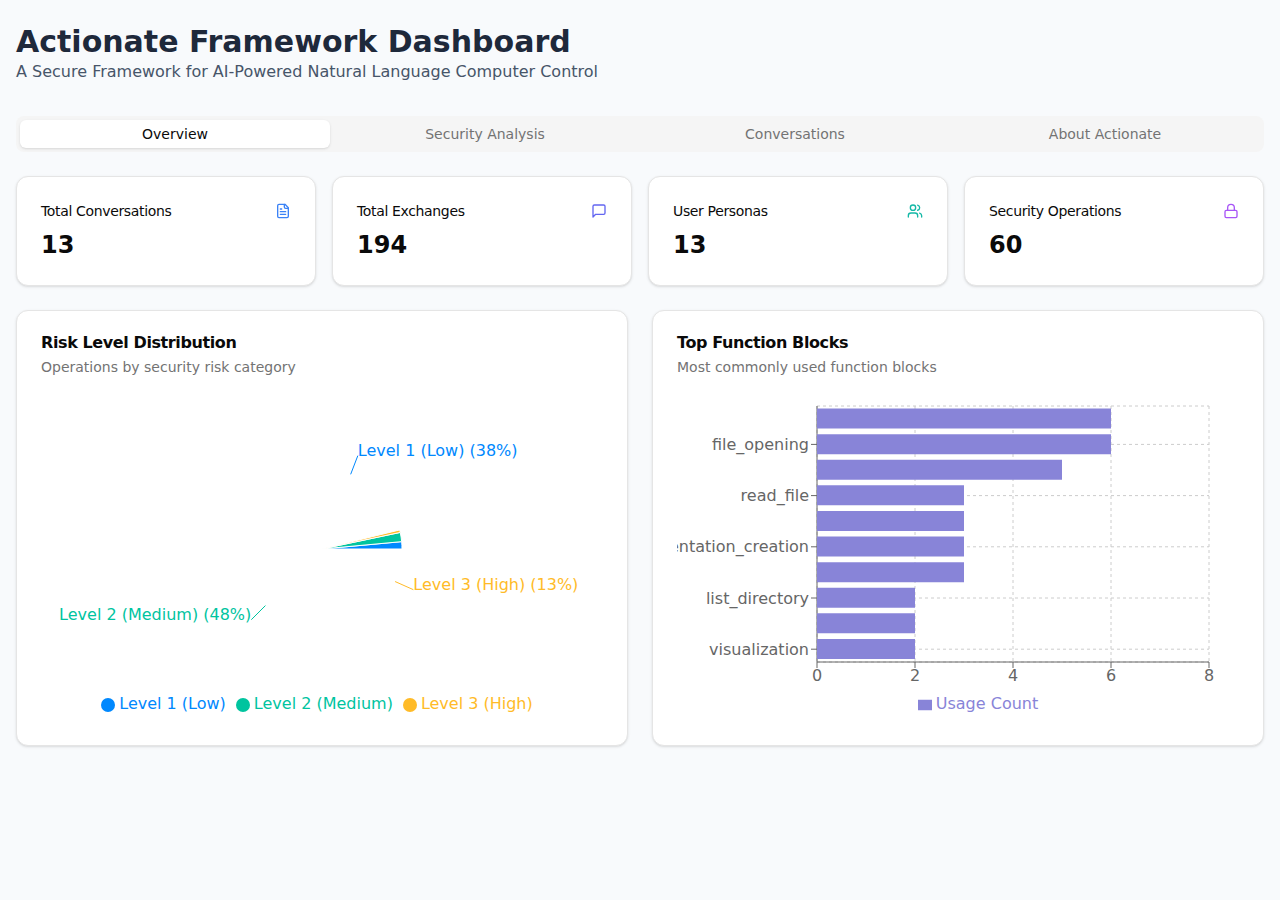
<file: index.html>
<!DOCTYPE html><html id="__next_error__"><head><meta charSet="utf-8"/><meta name="viewport" content="width=device-width, initial-scale=1"/><link rel="preload" as="script" fetchPriority="low" href="/_next/static/chunks/webpack-baa4f9aed9ea3841.js"/><script src="/_next/static/chunks/4bd1b696-245866c2f67b47ca.js" async=""></script><script src="/_next/static/chunks/517-ccdc6c1a555c583d.js" async=""></script><script src="/_next/static/chunks/main-app-e05286c364bb865d.js" async=""></script><title>Create Next App</title><meta name="description" content="Generated by create next app"/><link rel="icon" href="/favicon.ico" type="image/x-icon" sizes="16x16"/><script src="/_next/static/chunks/polyfills-42372ed130431b0a.js" noModule=""></script></head><body><script src="/_next/static/chunks/webpack-baa4f9aed9ea3841.js" async=""></script><script>(self.__next_f=self.__next_f||[]).push([0])</script><script>self.__next_f.push([1,"1:\"$Sreact.fragment\"\n2:I[15244,[],\"\"]\n3:I[43866,[],\"\"]\n5:I[86213,[],\"OutletBoundary\"]\n7:I[86213,[],\"MetadataBoundary\"]\n9:I[86213,[],\"ViewportBoundary\"]\nb:I[34835,[],\"\"]\n:HL[\"/_next/static/css/1cf6bd3bbd6d8630.css\",\"style\"]\n"])</script><script>self.__next_f.push([1,"0:{\"P\":null,\"b\":\"nDk0Qxh16AMBaratkgb3Y\",\"p\":\"\",\"c\":[\"\",\"\"],\"i\":false,\"f\":[[[\"\",{\"children\":[\"__PAGE__\",{}]},\"$undefined\",\"$undefined\",true],[\"\",[\"$\",\"$1\",\"c\",{\"children\":[[[\"$\",\"link\",\"0\",{\"rel\":\"stylesheet\",\"href\":\"/_next/static/css/1cf6bd3bbd6d8630.css\",\"precedence\":\"next\",\"crossOrigin\":\"$undefined\",\"nonce\":\"$undefined\"}]],[\"$\",\"html\",null,{\"lang\":\"en\",\"children\":[\"$\",\"body\",null,{\"className\":\"__variable_4d318d __variable_ea5f4b antialiased\",\"children\":[\"$\",\"$L2\",null,{\"parallelRouterKey\":\"children\",\"segmentPath\":[\"children\"],\"error\":\"$undefined\",\"errorStyles\":\"$undefined\",\"errorScripts\":\"$undefined\",\"template\":[\"$\",\"$L3\",null,{}],\"templateStyles\":\"$undefined\",\"templateScripts\":\"$undefined\",\"notFound\":[[],[[\"$\",\"title\",null,{\"children\":\"404: This page could not be found.\"}],[\"$\",\"div\",null,{\"style\":{\"fontFamily\":\"system-ui,\\\"Segoe UI\\\",Roboto,Helvetica,Arial,sans-serif,\\\"Apple Color Emoji\\\",\\\"Segoe UI Emoji\\\"\",\"height\":\"100vh\",\"textAlign\":\"center\",\"display\":\"flex\",\"flexDirection\":\"column\",\"alignItems\":\"center\",\"justifyContent\":\"center\"},\"children\":[\"$\",\"div\",null,{\"children\":[[\"$\",\"style\",null,{\"dangerouslySetInnerHTML\":{\"__html\":\"body{color:#000;background:#fff;margin:0}.next-error-h1{border-right:1px solid rgba(0,0,0,.3)}@media (prefers-color-scheme:dark){body{color:#fff;background:#000}.next-error-h1{border-right:1px solid rgba(255,255,255,.3)}}\"}}],[\"$\",\"h1\",null,{\"className\":\"next-error-h1\",\"style\":{\"display\":\"inline-block\",\"margin\":\"0 20px 0 0\",\"padding\":\"0 23px 0 0\",\"fontSize\":24,\"fontWeight\":500,\"verticalAlign\":\"top\",\"lineHeight\":\"49px\"},\"children\":404}],[\"$\",\"div\",null,{\"style\":{\"display\":\"inline-block\"},\"children\":[\"$\",\"h2\",null,{\"style\":{\"fontSize\":14,\"fontWeight\":400,\"lineHeight\":\"49px\",\"margin\":0},\"children\":\"This page could not be found.\"}]}]]}]}]]],\"forbidden\":\"$undefined\",\"unauthorized\":\"$undefined\"}]}]}]]}],{\"children\":[\"__PAGE__\",[\"$\",\"$1\",\"c\",{\"children\":[\"$L4\",null,[\"$\",\"$L5\",null,{\"children\":\"$L6\"}]]}],{},null,false]},null,false],[\"$\",\"$1\",\"h\",{\"children\":[null,[\"$\",\"$1\",\"4eIVtvGQLLSw1a5IaqH_Q\",{\"children\":[[\"$\",\"$L7\",null,{\"children\":\"$L8\"}],[\"$\",\"$L9\",null,{\"children\":\"$La\"}],null]}]]}],false]],\"m\":\"$undefined\",\"G\":[\"$b\",\"$undefined\"],\"s\":false,\"S\":true}\n"])</script><script>self.__next_f.push([1,"4:E{\"digest\":\"NEXT_REDIRECT;replace;/dashboard;307;\"}\n"])</script><script>self.__next_f.push([1,"a:[[\"$\",\"meta\",\"0\",{\"name\":\"viewport\",\"content\":\"width=device-width, initial-scale=1\"}]]\n8:[[\"$\",\"meta\",\"0\",{\"charSet\":\"utf-8\"}],[\"$\",\"title\",\"1\",{\"children\":\"Create Next App\"}],[\"$\",\"meta\",\"2\",{\"name\":\"description\",\"content\":\"Generated by create next app\"}],[\"$\",\"link\",\"3\",{\"rel\":\"icon\",\"href\":\"/favicon.ico\",\"type\":\"image/x-icon\",\"sizes\":\"16x16\"}]]\n"])</script><script>self.__next_f.push([1,"6:null\n"])</script></body></html>
</file>
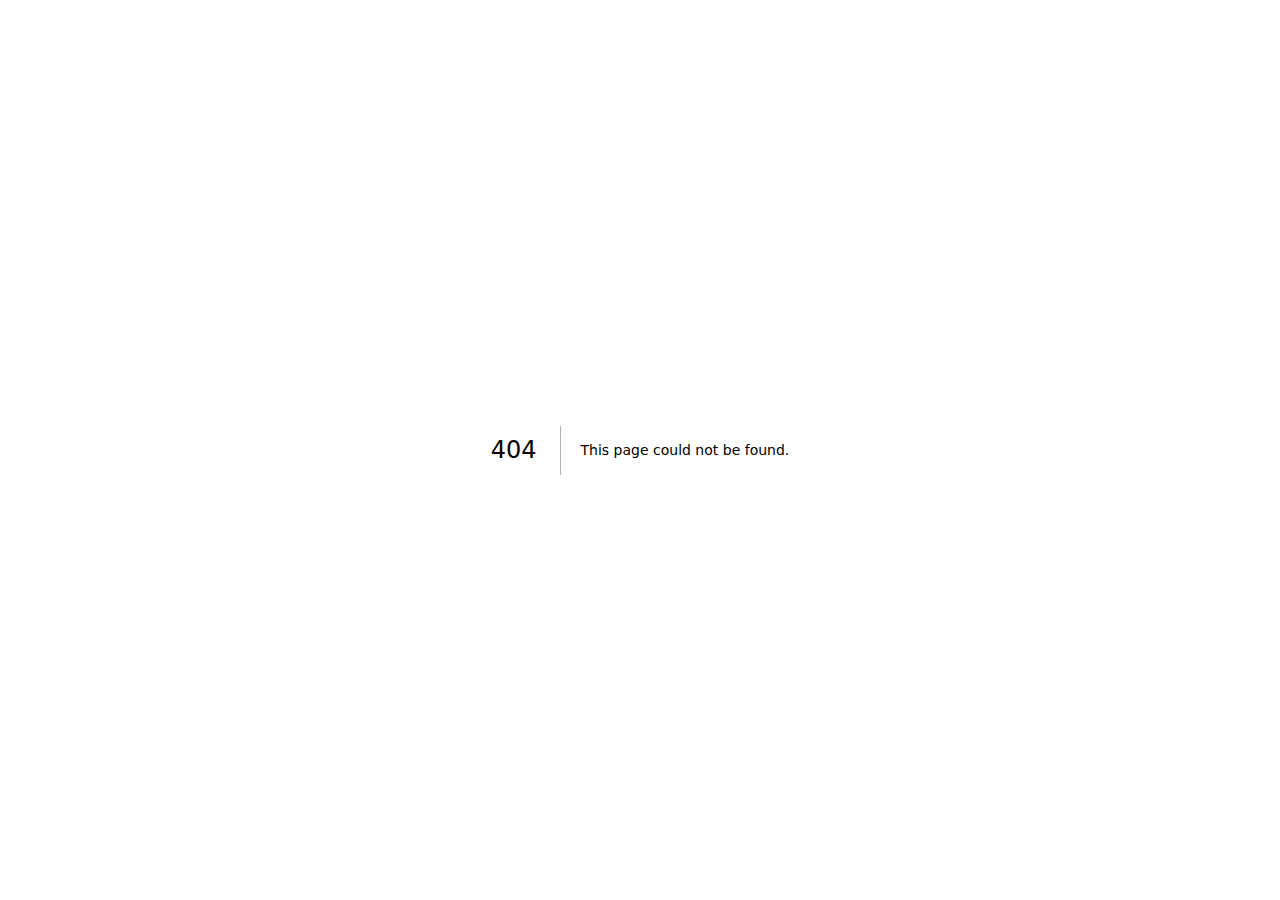
<file: 404/index.html>
<!DOCTYPE html><html lang="en"><head><meta charSet="utf-8"/><meta name="viewport" content="width=device-width, initial-scale=1"/><link rel="stylesheet" href="/_next/static/css/1cf6bd3bbd6d8630.css" data-precedence="next"/><link rel="preload" as="script" fetchPriority="low" href="/_next/static/chunks/webpack-baa4f9aed9ea3841.js"/><script src="/_next/static/chunks/4bd1b696-245866c2f67b47ca.js" async=""></script><script src="/_next/static/chunks/517-ccdc6c1a555c583d.js" async=""></script><script src="/_next/static/chunks/main-app-e05286c364bb865d.js" async=""></script><meta name="robots" content="noindex"/><title>404: This page could not be found.</title><title>Create Next App</title><meta name="description" content="Generated by create next app"/><script src="/_next/static/chunks/polyfills-42372ed130431b0a.js" noModule=""></script></head><body class="__variable_4d318d __variable_ea5f4b antialiased"><div style="font-family:system-ui,&quot;Segoe UI&quot;,Roboto,Helvetica,Arial,sans-serif,&quot;Apple Color Emoji&quot;,&quot;Segoe UI Emoji&quot;;height:100vh;text-align:center;display:flex;flex-direction:column;align-items:center;justify-content:center"><div><style>body{color:#000;background:#fff;margin:0}.next-error-h1{border-right:1px solid rgba(0,0,0,.3)}@media (prefers-color-scheme:dark){body{color:#fff;background:#000}.next-error-h1{border-right:1px solid rgba(255,255,255,.3)}}</style><h1 class="next-error-h1" style="display:inline-block;margin:0 20px 0 0;padding:0 23px 0 0;font-size:24px;font-weight:500;vertical-align:top;line-height:49px">404</h1><div style="display:inline-block"><h2 style="font-size:14px;font-weight:400;line-height:49px;margin:0">This page could not be found.</h2></div></div></div><script src="/_next/static/chunks/webpack-baa4f9aed9ea3841.js" async=""></script><script>(self.__next_f=self.__next_f||[]).push([0])</script><script>self.__next_f.push([1,"1:\"$Sreact.fragment\"\n2:I[15244,[],\"\"]\n3:I[43866,[],\"\"]\n4:I[86213,[],\"OutletBoundary\"]\n6:I[86213,[],\"MetadataBoundary\"]\n8:I[86213,[],\"ViewportBoundary\"]\na:I[34835,[],\"\"]\n:HL[\"/_next/static/css/1cf6bd3bbd6d8630.css\",\"style\"]\n"])</script><script>self.__next_f.push([1,"0:{\"P\":null,\"b\":\"nDk0Qxh16AMBaratkgb3Y\",\"p\":\"\",\"c\":[\"\",\"_not-found\",\"\"],\"i\":false,\"f\":[[[\"\",{\"children\":[\"/_not-found\",{\"children\":[\"__PAGE__\",{}]}]},\"$undefined\",\"$undefined\",true],[\"\",[\"$\",\"$1\",\"c\",{\"children\":[[[\"$\",\"link\",\"0\",{\"rel\":\"stylesheet\",\"href\":\"/_next/static/css/1cf6bd3bbd6d8630.css\",\"precedence\":\"next\",\"crossOrigin\":\"$undefined\",\"nonce\":\"$undefined\"}]],[\"$\",\"html\",null,{\"lang\":\"en\",\"children\":[\"$\",\"body\",null,{\"className\":\"__variable_4d318d __variable_ea5f4b antialiased\",\"children\":[\"$\",\"$L2\",null,{\"parallelRouterKey\":\"children\",\"segmentPath\":[\"children\"],\"error\":\"$undefined\",\"errorStyles\":\"$undefined\",\"errorScripts\":\"$undefined\",\"template\":[\"$\",\"$L3\",null,{}],\"templateStyles\":\"$undefined\",\"templateScripts\":\"$undefined\",\"notFound\":[[],[[\"$\",\"title\",null,{\"children\":\"404: This page could not be found.\"}],[\"$\",\"div\",null,{\"style\":{\"fontFamily\":\"system-ui,\\\"Segoe UI\\\",Roboto,Helvetica,Arial,sans-serif,\\\"Apple Color Emoji\\\",\\\"Segoe UI Emoji\\\"\",\"height\":\"100vh\",\"textAlign\":\"center\",\"display\":\"flex\",\"flexDirection\":\"column\",\"alignItems\":\"center\",\"justifyContent\":\"center\"},\"children\":[\"$\",\"div\",null,{\"children\":[[\"$\",\"style\",null,{\"dangerouslySetInnerHTML\":{\"__html\":\"body{color:#000;background:#fff;margin:0}.next-error-h1{border-right:1px solid rgba(0,0,0,.3)}@media (prefers-color-scheme:dark){body{color:#fff;background:#000}.next-error-h1{border-right:1px solid rgba(255,255,255,.3)}}\"}}],[\"$\",\"h1\",null,{\"className\":\"next-error-h1\",\"style\":{\"display\":\"inline-block\",\"margin\":\"0 20px 0 0\",\"padding\":\"0 23px 0 0\",\"fontSize\":24,\"fontWeight\":500,\"verticalAlign\":\"top\",\"lineHeight\":\"49px\"},\"children\":404}],[\"$\",\"div\",null,{\"style\":{\"display\":\"inline-block\"},\"children\":[\"$\",\"h2\",null,{\"style\":{\"fontSize\":14,\"fontWeight\":400,\"lineHeight\":\"49px\",\"margin\":0},\"children\":\"This page could not be found.\"}]}]]}]}]]],\"forbidden\":\"$undefined\",\"unauthorized\":\"$undefined\"}]}]}]]}],{\"children\":[\"/_not-found\",[\"$\",\"$1\",\"c\",{\"children\":[null,[\"$\",\"$L2\",null,{\"parallelRouterKey\":\"children\",\"segmentPath\":[\"children\",\"/_not-found\",\"children\"],\"error\":\"$undefined\",\"errorStyles\":\"$undefined\",\"errorScripts\":\"$undefined\",\"template\":[\"$\",\"$L3\",null,{}],\"templateStyles\":\"$undefined\",\"templateScripts\":\"$undefined\",\"notFound\":\"$undefined\",\"forbidden\":\"$undefined\",\"unauthorized\":\"$undefined\"}]]}],{\"children\":[\"__PAGE__\",[\"$\",\"$1\",\"c\",{\"children\":[[[\"$\",\"title\",null,{\"children\":\"404: This page could not be found.\"}],[\"$\",\"div\",null,{\"style\":\"$0:f:0:1:1:props:children:1:props:children:props:children:props:notFound:1:1:props:style\",\"children\":[\"$\",\"div\",null,{\"children\":[[\"$\",\"style\",null,{\"dangerouslySetInnerHTML\":{\"__html\":\"body{color:#000;background:#fff;margin:0}.next-error-h1{border-right:1px solid rgba(0,0,0,.3)}@media (prefers-color-scheme:dark){body{color:#fff;background:#000}.next-error-h1{border-right:1px solid rgba(255,255,255,.3)}}\"}}],[\"$\",\"h1\",null,{\"className\":\"next-error-h1\",\"style\":\"$0:f:0:1:1:props:children:1:props:children:props:children:props:notFound:1:1:props:children:props:children:1:props:style\",\"children\":404}],[\"$\",\"div\",null,{\"style\":\"$0:f:0:1:1:props:children:1:props:children:props:children:props:notFound:1:1:props:children:props:children:2:props:style\",\"children\":[\"$\",\"h2\",null,{\"style\":\"$0:f:0:1:1:props:children:1:props:children:props:children:props:notFound:1:1:props:children:props:children:2:props:children:props:style\",\"children\":\"This page could not be found.\"}]}]]}]}]],null,[\"$\",\"$L4\",null,{\"children\":\"$L5\"}]]}],{},null,false]},null,false]},null,false],[\"$\",\"$1\",\"h\",{\"children\":[[\"$\",\"meta\",null,{\"name\":\"robots\",\"content\":\"noindex\"}],[\"$\",\"$1\",\"ag0n_Nwmq_YGfyUx0Lnd_\",{\"children\":[[\"$\",\"$L6\",null,{\"children\":\"$L7\"}],[\"$\",\"$L8\",null,{\"children\":\"$L9\"}],null]}]]}],false]],\"m\":\"$undefined\",\"G\":[\"$a\",\"$undefined\"],\"s\":false,\"S\":true}\n"])</script><script>self.__next_f.push([1,"9:[[\"$\",\"meta\",\"0\",{\"name\":\"viewport\",\"content\":\"width=device-width, initial-scale=1\"}]]\n7:[[\"$\",\"meta\",\"0\",{\"charSet\":\"utf-8\"}],[\"$\",\"title\",\"1\",{\"children\":\"Create Next App\"}],[\"$\",\"meta\",\"2\",{\"name\":\"description\",\"content\":\"Generated by create next app\"}]]\n"])</script><script>self.__next_f.push([1,"5:null\n"])</script></body></html>
</file>
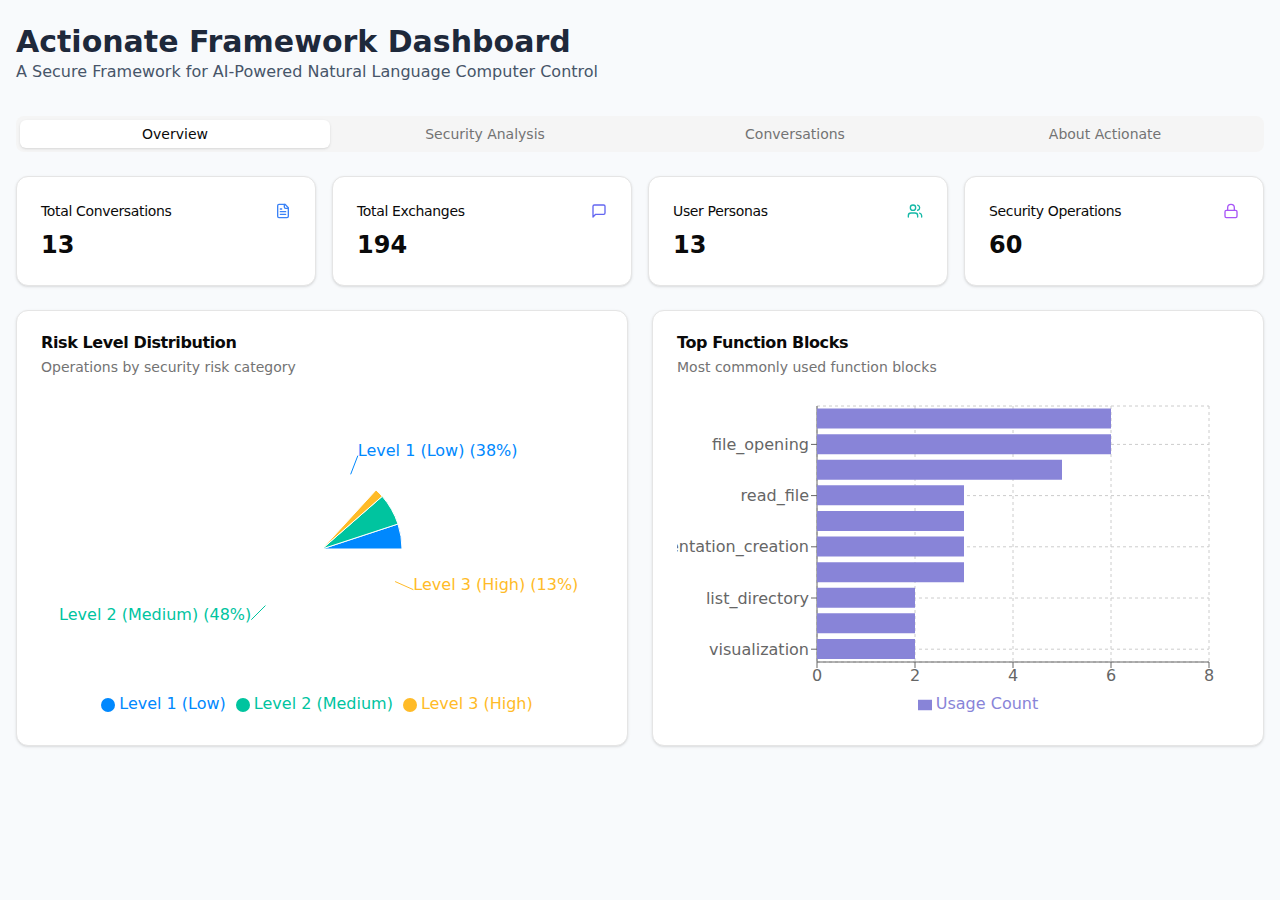
<file: dashboard/index.html>
<!DOCTYPE html><html lang="en"><head><meta charSet="utf-8"/><meta name="viewport" content="width=device-width, initial-scale=1"/><link rel="stylesheet" href="/_next/static/css/1cf6bd3bbd6d8630.css" data-precedence="next"/><link rel="preload" as="script" fetchPriority="low" href="/_next/static/chunks/webpack-baa4f9aed9ea3841.js"/><script src="/_next/static/chunks/4bd1b696-245866c2f67b47ca.js" async=""></script><script src="/_next/static/chunks/517-ccdc6c1a555c583d.js" async=""></script><script src="/_next/static/chunks/main-app-e05286c364bb865d.js" async=""></script><script src="/_next/static/chunks/614-bc5d052b864d0632.js" async=""></script><script src="/_next/static/chunks/app/dashboard/page-632367cd40f4de48.js" async=""></script><title>Create Next App</title><meta name="description" content="Generated by create next app"/><link rel="icon" href="/favicon.ico" type="image/x-icon" sizes="16x16"/><script src="/_next/static/chunks/polyfills-42372ed130431b0a.js" noModule=""></script></head><body class="__variable_4d318d __variable_ea5f4b antialiased"><div class="flex flex-col min-h-screen bg-slate-50 p-4"><header class="py-2 mb-6"><h1 class="text-3xl font-bold text-slate-800">Actionate Framework Dashboard</h1><p class="text-slate-600">A Secure Framework for AI-Powered Natural Language Computer Control</p></header><div class="flex items-center justify-center h-64"><div class="text-lg text-slate-600">Loading data...</div></div></div><script src="/_next/static/chunks/webpack-baa4f9aed9ea3841.js" async=""></script><script>(self.__next_f=self.__next_f||[]).push([0])</script><script>self.__next_f.push([1,"1:\"$Sreact.fragment\"\n2:I[15244,[],\"\"]\n3:I[43866,[],\"\"]\n4:I[57033,[],\"ClientPageRoot\"]\n5:I[31658,[\"614\",\"static/chunks/614-bc5d052b864d0632.js\",\"105\",\"static/chunks/app/dashboard/page-632367cd40f4de48.js\"],\"default\"]\n8:I[86213,[],\"OutletBoundary\"]\na:I[86213,[],\"MetadataBoundary\"]\nc:I[86213,[],\"ViewportBoundary\"]\ne:I[34835,[],\"\"]\n:HL[\"/_next/static/css/1cf6bd3bbd6d8630.css\",\"style\"]\n"])</script><script>self.__next_f.push([1,"0:{\"P\":null,\"b\":\"nDk0Qxh16AMBaratkgb3Y\",\"p\":\"\",\"c\":[\"\",\"dashboard\",\"\"],\"i\":false,\"f\":[[[\"\",{\"children\":[\"dashboard\",{\"children\":[\"__PAGE__\",{}]}]},\"$undefined\",\"$undefined\",true],[\"\",[\"$\",\"$1\",\"c\",{\"children\":[[[\"$\",\"link\",\"0\",{\"rel\":\"stylesheet\",\"href\":\"/_next/static/css/1cf6bd3bbd6d8630.css\",\"precedence\":\"next\",\"crossOrigin\":\"$undefined\",\"nonce\":\"$undefined\"}]],[\"$\",\"html\",null,{\"lang\":\"en\",\"children\":[\"$\",\"body\",null,{\"className\":\"__variable_4d318d __variable_ea5f4b antialiased\",\"children\":[\"$\",\"$L2\",null,{\"parallelRouterKey\":\"children\",\"segmentPath\":[\"children\"],\"error\":\"$undefined\",\"errorStyles\":\"$undefined\",\"errorScripts\":\"$undefined\",\"template\":[\"$\",\"$L3\",null,{}],\"templateStyles\":\"$undefined\",\"templateScripts\":\"$undefined\",\"notFound\":[[],[[\"$\",\"title\",null,{\"children\":\"404: This page could not be found.\"}],[\"$\",\"div\",null,{\"style\":{\"fontFamily\":\"system-ui,\\\"Segoe UI\\\",Roboto,Helvetica,Arial,sans-serif,\\\"Apple Color Emoji\\\",\\\"Segoe UI Emoji\\\"\",\"height\":\"100vh\",\"textAlign\":\"center\",\"display\":\"flex\",\"flexDirection\":\"column\",\"alignItems\":\"center\",\"justifyContent\":\"center\"},\"children\":[\"$\",\"div\",null,{\"children\":[[\"$\",\"style\",null,{\"dangerouslySetInnerHTML\":{\"__html\":\"body{color:#000;background:#fff;margin:0}.next-error-h1{border-right:1px solid rgba(0,0,0,.3)}@media (prefers-color-scheme:dark){body{color:#fff;background:#000}.next-error-h1{border-right:1px solid rgba(255,255,255,.3)}}\"}}],[\"$\",\"h1\",null,{\"className\":\"next-error-h1\",\"style\":{\"display\":\"inline-block\",\"margin\":\"0 20px 0 0\",\"padding\":\"0 23px 0 0\",\"fontSize\":24,\"fontWeight\":500,\"verticalAlign\":\"top\",\"lineHeight\":\"49px\"},\"children\":404}],[\"$\",\"div\",null,{\"style\":{\"display\":\"inline-block\"},\"children\":[\"$\",\"h2\",null,{\"style\":{\"fontSize\":14,\"fontWeight\":400,\"lineHeight\":\"49px\",\"margin\":0},\"children\":\"This page could not be found.\"}]}]]}]}]]],\"forbidden\":\"$undefined\",\"unauthorized\":\"$undefined\"}]}]}]]}],{\"children\":[\"dashboard\",[\"$\",\"$1\",\"c\",{\"children\":[null,[\"$\",\"$L2\",null,{\"parallelRouterKey\":\"children\",\"segmentPath\":[\"children\",\"dashboard\",\"children\"],\"error\":\"$undefined\",\"errorStyles\":\"$undefined\",\"errorScripts\":\"$undefined\",\"template\":[\"$\",\"$L3\",null,{}],\"templateStyles\":\"$undefined\",\"templateScripts\":\"$undefined\",\"notFound\":\"$undefined\",\"forbidden\":\"$undefined\",\"unauthorized\":\"$undefined\"}]]}],{\"children\":[\"__PAGE__\",[\"$\",\"$1\",\"c\",{\"children\":[[\"$\",\"$L4\",null,{\"Component\":\"$5\",\"searchParams\":{},\"params\":{},\"promises\":[\"$@6\",\"$@7\"]}],null,[\"$\",\"$L8\",null,{\"children\":\"$L9\"}]]}],{},null,false]},null,false]},null,false],[\"$\",\"$1\",\"h\",{\"children\":[null,[\"$\",\"$1\",\"ETGgx0UaczV0RqJodHUb9\",{\"children\":[[\"$\",\"$La\",null,{\"children\":\"$Lb\"}],[\"$\",\"$Lc\",null,{\"children\":\"$Ld\"}],null]}]]}],false]],\"m\":\"$undefined\",\"G\":[\"$e\",\"$undefined\"],\"s\":false,\"S\":true}\n"])</script><script>self.__next_f.push([1,"6:{}\n7:{}\n"])</script><script>self.__next_f.push([1,"d:[[\"$\",\"meta\",\"0\",{\"name\":\"viewport\",\"content\":\"width=device-width, initial-scale=1\"}]]\nb:[[\"$\",\"meta\",\"0\",{\"charSet\":\"utf-8\"}],[\"$\",\"title\",\"1\",{\"children\":\"Create Next App\"}],[\"$\",\"meta\",\"2\",{\"name\":\"description\",\"content\":\"Generated by create next app\"}],[\"$\",\"link\",\"3\",{\"rel\":\"icon\",\"href\":\"/favicon.ico\",\"type\":\"image/x-icon\",\"sizes\":\"16x16\"}]]\n"])</script><script>self.__next_f.push([1,"9:null\n"])</script></body></html>
</file>
<file: _next/static/css/1cf6bd3bbd6d8630.css>
@font-face{font-family:Geist;font-style:normal;font-weight:100 900;font-display:swap;src:url(/_next/static/media/ba015fad6dcf6784-s.woff2) format("woff2");unicode-range:u+0100-02ba,u+02bd-02c5,u+02c7-02cc,u+02ce-02d7,u+02dd-02ff,u+0304,u+0308,u+0329,u+1d00-1dbf,u+1e00-1e9f,u+1ef2-1eff,u+2020,u+20a0-20ab,u+20ad-20c0,u+2113,u+2c60-2c7f,u+a720-a7ff}@font-face{font-family:Geist;font-style:normal;font-weight:100 900;font-display:swap;src:url(/_next/static/media/569ce4b8f30dc480-s.p.woff2) format("woff2");unicode-range:u+00??,u+0131,u+0152-0153,u+02bb-02bc,u+02c6,u+02da,u+02dc,u+0304,u+0308,u+0329,u+2000-206f,u+20ac,u+2122,u+2191,u+2193,u+2212,u+2215,u+feff,u+fffd}@font-face{font-family:Geist Fallback;src:local("Arial");ascent-override:95.94%;descent-override:28.16%;line-gap-override:0.00%;size-adjust:104.76%}.__className_4d318d{font-family:Geist,Geist Fallback;font-style:normal}.__variable_4d318d{--font-geist-sans:"Geist","Geist Fallback"}@font-face{font-family:Geist Mono;font-style:normal;font-weight:100 900;font-display:swap;src:url(/_next/static/media/747892c23ea88013-s.woff2) format("woff2");unicode-range:u+0100-02ba,u+02bd-02c5,u+02c7-02cc,u+02ce-02d7,u+02dd-02ff,u+0304,u+0308,u+0329,u+1d00-1dbf,u+1e00-1e9f,u+1ef2-1eff,u+2020,u+20a0-20ab,u+20ad-20c0,u+2113,u+2c60-2c7f,u+a720-a7ff}@font-face{font-family:Geist Mono;font-style:normal;font-weight:100 900;font-display:swap;src:url(/_next/static/media/93f479601ee12b01-s.p.woff2) format("woff2");unicode-range:u+00??,u+0131,u+0152-0153,u+02bb-02bc,u+02c6,u+02da,u+02dc,u+0304,u+0308,u+0329,u+2000-206f,u+20ac,u+2122,u+2191,u+2193,u+2212,u+2215,u+feff,u+fffd}@font-face{font-family:Geist Mono Fallback;src:local("Arial");ascent-override:74.67%;descent-override:21.92%;line-gap-override:0.00%;size-adjust:134.59%}.__className_ea5f4b{font-family:Geist Mono,Geist Mono Fallback;font-style:normal}.__variable_ea5f4b{--font-geist-mono:"Geist Mono","Geist Mono Fallback"}*,:after,:before{--tw-border-spacing-x:0;--tw-border-spacing-y:0;--tw-translate-x:0;--tw-translate-y:0;--tw-rotate:0;--tw-skew-x:0;--tw-skew-y:0;--tw-scale-x:1;--tw-scale-y:1;--tw-pan-x: ;--tw-pan-y: ;--tw-pinch-zoom: ;--tw-scroll-snap-strictness:proximity;--tw-gradient-from-position: ;--tw-gradient-via-position: ;--tw-gradient-to-position: ;--tw-ordinal: ;--tw-slashed-zero: ;--tw-numeric-figure: ;--tw-numeric-spacing: ;--tw-numeric-fraction: ;--tw-ring-inset: ;--tw-ring-offset-width:0px;--tw-ring-offset-color:#fff;--tw-ring-color:rgba(59,130,246,.5);--tw-ring-offset-shadow:0 0 #0000;--tw-ring-shadow:0 0 #0000;--tw-shadow:0 0 #0000;--tw-shadow-colored:0 0 #0000;--tw-blur: ;--tw-brightness: ;--tw-contrast: ;--tw-grayscale: ;--tw-hue-rotate: ;--tw-invert: ;--tw-saturate: ;--tw-sepia: ;--tw-drop-shadow: ;--tw-backdrop-blur: ;--tw-backdrop-brightness: ;--tw-backdrop-contrast: ;--tw-backdrop-grayscale: ;--tw-backdrop-hue-rotate: ;--tw-backdrop-invert: ;--tw-backdrop-opacity: ;--tw-backdrop-saturate: ;--tw-backdrop-sepia: ;--tw-contain-size: ;--tw-contain-layout: ;--tw-contain-paint: ;--tw-contain-style: }::backdrop{--tw-border-spacing-x:0;--tw-border-spacing-y:0;--tw-translate-x:0;--tw-translate-y:0;--tw-rotate:0;--tw-skew-x:0;--tw-skew-y:0;--tw-scale-x:1;--tw-scale-y:1;--tw-pan-x: ;--tw-pan-y: ;--tw-pinch-zoom: ;--tw-scroll-snap-strictness:proximity;--tw-gradient-from-position: ;--tw-gradient-via-position: ;--tw-gradient-to-position: ;--tw-ordinal: ;--tw-slashed-zero: ;--tw-numeric-figure: ;--tw-numeric-spacing: ;--tw-numeric-fraction: ;--tw-ring-inset: ;--tw-ring-offset-width:0px;--tw-ring-offset-color:#fff;--tw-ring-color:rgba(59,130,246,.5);--tw-ring-offset-shadow:0 0 #0000;--tw-ring-shadow:0 0 #0000;--tw-shadow:0 0 #0000;--tw-shadow-colored:0 0 #0000;--tw-blur: ;--tw-brightness: ;--tw-contrast: ;--tw-grayscale: ;--tw-hue-rotate: ;--tw-invert: ;--tw-saturate: ;--tw-sepia: ;--tw-drop-shadow: ;--tw-backdrop-blur: ;--tw-backdrop-brightness: ;--tw-backdrop-contrast: ;--tw-backdrop-grayscale: ;--tw-backdrop-hue-rotate: ;--tw-backdrop-invert: ;--tw-backdrop-opacity: ;--tw-backdrop-saturate: ;--tw-backdrop-sepia: ;--tw-contain-size: ;--tw-contain-layout: ;--tw-contain-paint: ;--tw-contain-style: }/*
! tailwindcss v3.4.17 | MIT License | https://tailwindcss.com
*/*,:after,:before{box-sizing:border-box;border:0 solid #e5e7eb}:after,:before{--tw-content:""}:host,html{line-height:1.5;-webkit-text-size-adjust:100%;-moz-tab-size:4;tab-size:4;font-family:ui-sans-serif,system-ui,sans-serif,Apple Color Emoji,Segoe UI Emoji,Segoe UI Symbol,Noto Color Emoji;font-feature-settings:normal;font-variation-settings:normal;-webkit-tap-highlight-color:transparent}body{margin:0;line-height:inherit}hr{height:0;color:inherit;border-top-width:1px}abbr:where([title]){text-decoration:underline dotted}h1,h2,h3,h4,h5,h6{font-size:inherit;font-weight:inherit}a{color:inherit;text-decoration:inherit}b,strong{font-weight:bolder}code,kbd,pre,samp{font-family:ui-monospace,SFMono-Regular,Menlo,Monaco,Consolas,Liberation Mono,Courier New,monospace;font-feature-settings:normal;font-variation-settings:normal;font-size:1em}small{font-size:80%}sub,sup{font-size:75%;line-height:0;position:relative;vertical-align:baseline}sub{bottom:-.25em}sup{top:-.5em}table{text-indent:0;border-color:inherit;border-collapse:collapse}button,input,optgroup,select,textarea{font-family:inherit;font-feature-settings:inherit;font-variation-settings:inherit;font-size:100%;font-weight:inherit;line-height:inherit;letter-spacing:inherit;color:inherit;margin:0;padding:0}button,select{text-transform:none}button,input:where([type=button]),input:where([type=reset]),input:where([type=submit]){-webkit-appearance:button;background-color:transparent;background-image:none}:-moz-focusring{outline:auto}:-moz-ui-invalid{box-shadow:none}progress{vertical-align:baseline}::-webkit-inner-spin-button,::-webkit-outer-spin-button{height:auto}[type=search]{-webkit-appearance:textfield;outline-offset:-2px}::-webkit-search-decoration{-webkit-appearance:none}::-webkit-file-upload-button{-webkit-appearance:button;font:inherit}summary{display:list-item}blockquote,dd,dl,figure,h1,h2,h3,h4,h5,h6,hr,p,pre{margin:0}fieldset{margin:0}fieldset,legend{padding:0}menu,ol,ul{list-style:none;margin:0;padding:0}dialog{padding:0}textarea{resize:vertical}input::placeholder,textarea::placeholder{opacity:1;color:#9ca3af}[role=button],button{cursor:pointer}:disabled{cursor:default}audio,canvas,embed,iframe,img,object,svg,video{display:block;vertical-align:middle}img,video{max-width:100%;height:auto}[hidden]:where(:not([hidden=until-found])){display:none}:root{--background:0 0% 100%;--foreground:0 0% 3.9%;--card:0 0% 100%;--card-foreground:0 0% 3.9%;--popover:0 0% 100%;--popover-foreground:0 0% 3.9%;--primary:0 0% 9%;--primary-foreground:0 0% 98%;--secondary:0 0% 96.1%;--secondary-foreground:0 0% 9%;--muted:0 0% 96.1%;--muted-foreground:0 0% 45.1%;--accent:0 0% 96.1%;--accent-foreground:0 0% 9%;--destructive:0 84.2% 60.2%;--destructive-foreground:0 0% 98%;--border:0 0% 89.8%;--input:0 0% 89.8%;--ring:0 0% 3.9%;--chart-1:12 76% 61%;--chart-2:173 58% 39%;--chart-3:197 37% 24%;--chart-4:43 74% 66%;--chart-5:27 87% 67%;--radius:0.5rem}*{border-color:hsl(var(--border));outline-color:hsl(var(--ring)/.5)}body{background-color:hsl(var(--background));color:hsl(var(--foreground))}.static{position:static}.mb-1{margin-bottom:.25rem}.mb-2{margin-bottom:.5rem}.mb-6{margin-bottom:1.5rem}.mt-0\.5{margin-top:.125rem}.mt-1{margin-top:.25rem}.mt-2{margin-top:.5rem}.mt-4{margin-top:1rem}.mt-6{margin-top:1.5rem}.flex{display:flex}.inline-flex{display:inline-flex}.grid{display:grid}.contents{display:contents}.h-10{height:2.5rem}.h-4{height:1rem}.h-5{height:1.25rem}.h-6{height:1.5rem}.h-64{height:16rem}.h-8{height:2rem}.h-80{height:20rem}.h-9{height:2.25rem}.h-96{height:24rem}.max-h-\[600px\]{max-height:600px}.min-h-screen{min-height:100vh}.w-4{width:1rem}.w-5{width:1.25rem}.w-6{width:1.5rem}.w-9{width:2.25rem}.w-full{width:100%}.max-w-\[80\%\]{max-width:80%}.grid-cols-1{grid-template-columns:repeat(1,minmax(0,1fr))}.grid-cols-4{grid-template-columns:repeat(4,minmax(0,1fr))}.flex-row{flex-direction:row}.flex-col{flex-direction:column}.flex-wrap{flex-wrap:wrap}.items-start{align-items:flex-start}.items-center{align-items:center}.justify-start{justify-content:flex-start}.justify-end{justify-content:flex-end}.justify-center{justify-content:center}.justify-between{justify-content:space-between}.gap-1{gap:.25rem}.gap-2{gap:.5rem}.gap-4{gap:1rem}.gap-6{gap:1.5rem}.space-x-2>:not([hidden])~:not([hidden]){--tw-space-x-reverse:0;margin-right:calc(.5rem * var(--tw-space-x-reverse));margin-left:calc(.5rem * calc(1 - var(--tw-space-x-reverse)))}.space-x-4>:not([hidden])~:not([hidden]){--tw-space-x-reverse:0;margin-right:calc(1rem * var(--tw-space-x-reverse));margin-left:calc(1rem * calc(1 - var(--tw-space-x-reverse)))}.space-y-0>:not([hidden])~:not([hidden]){--tw-space-y-reverse:0;margin-top:calc(0px * calc(1 - var(--tw-space-y-reverse)));margin-bottom:calc(0px * var(--tw-space-y-reverse))}.space-y-1\.5>:not([hidden])~:not([hidden]){--tw-space-y-reverse:0;margin-top:calc(.375rem * calc(1 - var(--tw-space-y-reverse)));margin-bottom:calc(.375rem * var(--tw-space-y-reverse))}.space-y-2>:not([hidden])~:not([hidden]){--tw-space-y-reverse:0;margin-top:calc(.5rem * calc(1 - var(--tw-space-y-reverse)));margin-bottom:calc(.5rem * var(--tw-space-y-reverse))}.space-y-4>:not([hidden])~:not([hidden]){--tw-space-y-reverse:0;margin-top:calc(1rem * calc(1 - var(--tw-space-y-reverse)));margin-bottom:calc(1rem * var(--tw-space-y-reverse))}.space-y-6>:not([hidden])~:not([hidden]){--tw-space-y-reverse:0;margin-top:calc(1.5rem * calc(1 - var(--tw-space-y-reverse)));margin-bottom:calc(1.5rem * var(--tw-space-y-reverse))}.overflow-y-auto{overflow-y:auto}.whitespace-nowrap{white-space:nowrap}.rounded-full{border-radius:9999px}.rounded-lg{border-radius:var(--radius)}.rounded-md{border-radius:calc(var(--radius) - 2px)}.rounded-xl{border-radius:.75rem}.border{border-width:1px}.border-blue-200{--tw-border-opacity:1;border-color:rgb(191 219 254/var(--tw-border-opacity,1))}.border-green-200{--tw-border-opacity:1;border-color:rgb(187 247 208/var(--tw-border-opacity,1))}.border-input{border-color:hsl(var(--input))}.border-red-200{--tw-border-opacity:1;border-color:rgb(254 202 202/var(--tw-border-opacity,1))}.border-slate-200{--tw-border-opacity:1;border-color:rgb(226 232 240/var(--tw-border-opacity,1))}.border-yellow-200{--tw-border-opacity:1;border-color:rgb(254 240 138/var(--tw-border-opacity,1))}.bg-background{background-color:hsl(var(--background))}.bg-blue-50{--tw-bg-opacity:1;background-color:rgb(239 246 255/var(--tw-bg-opacity,1))}.bg-blue-500{--tw-bg-opacity:1;background-color:rgb(59 130 246/var(--tw-bg-opacity,1))}.bg-blue-600{--tw-bg-opacity:1;background-color:rgb(37 99 235/var(--tw-bg-opacity,1))}.bg-card{background-color:hsl(var(--card))}.bg-destructive{background-color:hsl(var(--destructive))}.bg-green-100{--tw-bg-opacity:1;background-color:rgb(220 252 231/var(--tw-bg-opacity,1))}.bg-green-50{--tw-bg-opacity:1;background-color:rgb(240 253 244/var(--tw-bg-opacity,1))}.bg-muted{background-color:hsl(var(--muted))}.bg-primary{background-color:hsl(var(--primary))}.bg-red-100{--tw-bg-opacity:1;background-color:rgb(254 226 226/var(--tw-bg-opacity,1))}.bg-red-50{--tw-bg-opacity:1;background-color:rgb(254 242 242/var(--tw-bg-opacity,1))}.bg-secondary{background-color:hsl(var(--secondary))}.bg-slate-100{--tw-bg-opacity:1;background-color:rgb(241 245 249/var(--tw-bg-opacity,1))}.bg-slate-200{--tw-bg-opacity:1;background-color:rgb(226 232 240/var(--tw-bg-opacity,1))}.bg-slate-50{--tw-bg-opacity:1;background-color:rgb(248 250 252/var(--tw-bg-opacity,1))}.bg-yellow-100{--tw-bg-opacity:1;background-color:rgb(254 249 195/var(--tw-bg-opacity,1))}.bg-yellow-50{--tw-bg-opacity:1;background-color:rgb(254 252 232/var(--tw-bg-opacity,1))}.p-1{padding:.25rem}.p-3{padding:.75rem}.p-4{padding:1rem}.p-6{padding:1.5rem}.px-2{padding-left:.5rem;padding-right:.5rem}.px-3{padding-left:.75rem;padding-right:.75rem}.px-4{padding-left:1rem;padding-right:1rem}.px-8{padding-left:2rem;padding-right:2rem}.py-0\.5{padding-top:.125rem;padding-bottom:.125rem}.py-1{padding-top:.25rem;padding-bottom:.25rem}.py-2{padding-top:.5rem}.pb-2,.py-2{padding-bottom:.5rem}.pt-0{padding-top:0}.text-left{text-align:left}.text-2xl{font-size:1.5rem;line-height:2rem}.text-3xl{font-size:1.875rem;line-height:2.25rem}.text-lg{font-size:1.125rem;line-height:1.75rem}.text-sm{font-size:.875rem;line-height:1.25rem}.text-xs{font-size:.75rem;line-height:1rem}.font-bold{font-weight:700}.font-medium{font-weight:500}.font-semibold{font-weight:600}.leading-none{line-height:1}.tracking-tight{letter-spacing:-.025em}.text-blue-500{--tw-text-opacity:1;color:rgb(59 130 246/var(--tw-text-opacity,1))}.text-card-foreground{color:hsl(var(--card-foreground))}.text-destructive-foreground{color:hsl(var(--destructive-foreground))}.text-green-500{--tw-text-opacity:1;color:rgb(34 197 94/var(--tw-text-opacity,1))}.text-green-600{--tw-text-opacity:1;color:rgb(22 163 74/var(--tw-text-opacity,1))}.text-green-700{--tw-text-opacity:1;color:rgb(21 128 61/var(--tw-text-opacity,1))}.text-green-800{--tw-text-opacity:1;color:rgb(22 101 52/var(--tw-text-opacity,1))}.text-indigo-500{--tw-text-opacity:1;color:rgb(99 102 241/var(--tw-text-opacity,1))}.text-muted-foreground{color:hsl(var(--muted-foreground))}.text-primary{color:hsl(var(--primary))}.text-primary-foreground{color:hsl(var(--primary-foreground))}.text-purple-500{--tw-text-opacity:1;color:rgb(168 85 247/var(--tw-text-opacity,1))}.text-red-500{--tw-text-opacity:1;color:rgb(239 68 68/var(--tw-text-opacity,1))}.text-red-600{--tw-text-opacity:1;color:rgb(220 38 38/var(--tw-text-opacity,1))}.text-red-700{--tw-text-opacity:1;color:rgb(185 28 28/var(--tw-text-opacity,1))}.text-red-800{--tw-text-opacity:1;color:rgb(153 27 27/var(--tw-text-opacity,1))}.text-secondary-foreground{color:hsl(var(--secondary-foreground))}.text-slate-400{--tw-text-opacity:1;color:rgb(148 163 184/var(--tw-text-opacity,1))}.text-slate-500{--tw-text-opacity:1;color:rgb(100 116 139/var(--tw-text-opacity,1))}.text-slate-600{--tw-text-opacity:1;color:rgb(71 85 105/var(--tw-text-opacity,1))}.text-slate-800{--tw-text-opacity:1;color:rgb(30 41 59/var(--tw-text-opacity,1))}.text-slate-900{--tw-text-opacity:1;color:rgb(15 23 42/var(--tw-text-opacity,1))}.text-teal-500{--tw-text-opacity:1;color:rgb(20 184 166/var(--tw-text-opacity,1))}.text-white{--tw-text-opacity:1;color:rgb(255 255 255/var(--tw-text-opacity,1))}.text-yellow-500{--tw-text-opacity:1;color:rgb(234 179 8/var(--tw-text-opacity,1))}.text-yellow-600{--tw-text-opacity:1;color:rgb(202 138 4/var(--tw-text-opacity,1))}.text-yellow-700{--tw-text-opacity:1;color:rgb(161 98 7/var(--tw-text-opacity,1))}.text-yellow-800{--tw-text-opacity:1;color:rgb(133 77 14/var(--tw-text-opacity,1))}.underline-offset-4{text-underline-offset:4px}.antialiased{-webkit-font-smoothing:antialiased;-moz-osx-font-smoothing:grayscale}.shadow{--tw-shadow:0 1px 3px 0 rgba(0,0,0,.1),0 1px 2px -1px rgba(0,0,0,.1);--tw-shadow-colored:0 1px 3px 0 var(--tw-shadow-color),0 1px 2px -1px var(--tw-shadow-color)}.shadow,.shadow-sm{box-shadow:var(--tw-ring-offset-shadow,0 0 #0000),var(--tw-ring-shadow,0 0 #0000),var(--tw-shadow)}.shadow-sm{--tw-shadow:0 1px 2px 0 rgba(0,0,0,.05);--tw-shadow-colored:0 1px 2px 0 var(--tw-shadow-color)}.outline{outline-style:solid}.ring-offset-background{--tw-ring-offset-color:hsl(var(--background))}.transition-all{transition-property:all;transition-timing-function:cubic-bezier(.4,0,.2,1);transition-duration:.15s}.transition-colors{transition-property:color,background-color,border-color,text-decoration-color,fill,stroke;transition-timing-function:cubic-bezier(.4,0,.2,1);transition-duration:.15s}@keyframes enter{0%{opacity:var(--tw-enter-opacity,1);transform:translate3d(var(--tw-enter-translate-x,0),var(--tw-enter-translate-y,0),0) scale3d(var(--tw-enter-scale,1),var(--tw-enter-scale,1),var(--tw-enter-scale,1)) rotate(var(--tw-enter-rotate,0))}}@keyframes exit{to{opacity:var(--tw-exit-opacity,1);transform:translate3d(var(--tw-exit-translate-x,0),var(--tw-exit-translate-y,0),0) scale3d(var(--tw-exit-scale,1),var(--tw-exit-scale,1),var(--tw-exit-scale,1)) rotate(var(--tw-exit-rotate,0))}}.hover\:bg-accent:hover{background-color:hsl(var(--accent))}.hover\:bg-destructive\/90:hover{background-color:hsl(var(--destructive)/.9)}.hover\:bg-primary\/90:hover{background-color:hsl(var(--primary)/.9)}.hover\:bg-secondary\/80:hover{background-color:hsl(var(--secondary)/.8)}.hover\:bg-slate-100:hover{--tw-bg-opacity:1;background-color:rgb(241 245 249/var(--tw-bg-opacity,1))}.hover\:text-accent-foreground:hover{color:hsl(var(--accent-foreground))}.hover\:underline:hover{text-decoration-line:underline}.focus-visible\:outline-none:focus-visible{outline:2px solid transparent;outline-offset:2px}.focus-visible\:ring-1:focus-visible{--tw-ring-offset-shadow:var(--tw-ring-inset) 0 0 0 var(--tw-ring-offset-width) var(--tw-ring-offset-color);--tw-ring-shadow:var(--tw-ring-inset) 0 0 0 calc(1px + var(--tw-ring-offset-width)) var(--tw-ring-color);box-shadow:var(--tw-ring-offset-shadow),var(--tw-ring-shadow),var(--tw-shadow,0 0 #0000)}.focus-visible\:ring-2:focus-visible{--tw-ring-offset-shadow:var(--tw-ring-inset) 0 0 0 var(--tw-ring-offset-width) var(--tw-ring-offset-color);--tw-ring-shadow:var(--tw-ring-inset) 0 0 0 calc(2px + var(--tw-ring-offset-width)) var(--tw-ring-color);box-shadow:var(--tw-ring-offset-shadow),var(--tw-ring-shadow),var(--tw-shadow,0 0 #0000)}.focus-visible\:ring-ring:focus-visible{--tw-ring-color:hsl(var(--ring))}.focus-visible\:ring-offset-2:focus-visible{--tw-ring-offset-width:2px}.disabled\:pointer-events-none:disabled{pointer-events:none}.disabled\:opacity-50:disabled{opacity:.5}.data-\[state\=active\]\:bg-background[data-state=active]{background-color:hsl(var(--background))}.data-\[state\=active\]\:text-foreground[data-state=active]{color:hsl(var(--foreground))}.data-\[state\=active\]\:shadow[data-state=active]{--tw-shadow:0 1px 3px 0 rgba(0,0,0,.1),0 1px 2px -1px rgba(0,0,0,.1);--tw-shadow-colored:0 1px 3px 0 var(--tw-shadow-color),0 1px 2px -1px var(--tw-shadow-color);box-shadow:var(--tw-ring-offset-shadow,0 0 #0000),var(--tw-ring-shadow,0 0 #0000),var(--tw-shadow)}@media (min-width:768px){.md\:col-span-1{grid-column:span 1/span 1}.md\:col-span-2{grid-column:span 2/span 2}.md\:grid-cols-2{grid-template-columns:repeat(2,minmax(0,1fr))}.md\:grid-cols-3{grid-template-columns:repeat(3,minmax(0,1fr))}}@media (min-width:1024px){.lg\:grid-cols-4{grid-template-columns:repeat(4,minmax(0,1fr))}}.\[\&_svg\]\:pointer-events-none svg{pointer-events:none}.\[\&_svg\]\:size-4 svg{width:1rem;height:1rem}.\[\&_svg\]\:shrink-0 svg{flex-shrink:0}
</file>
